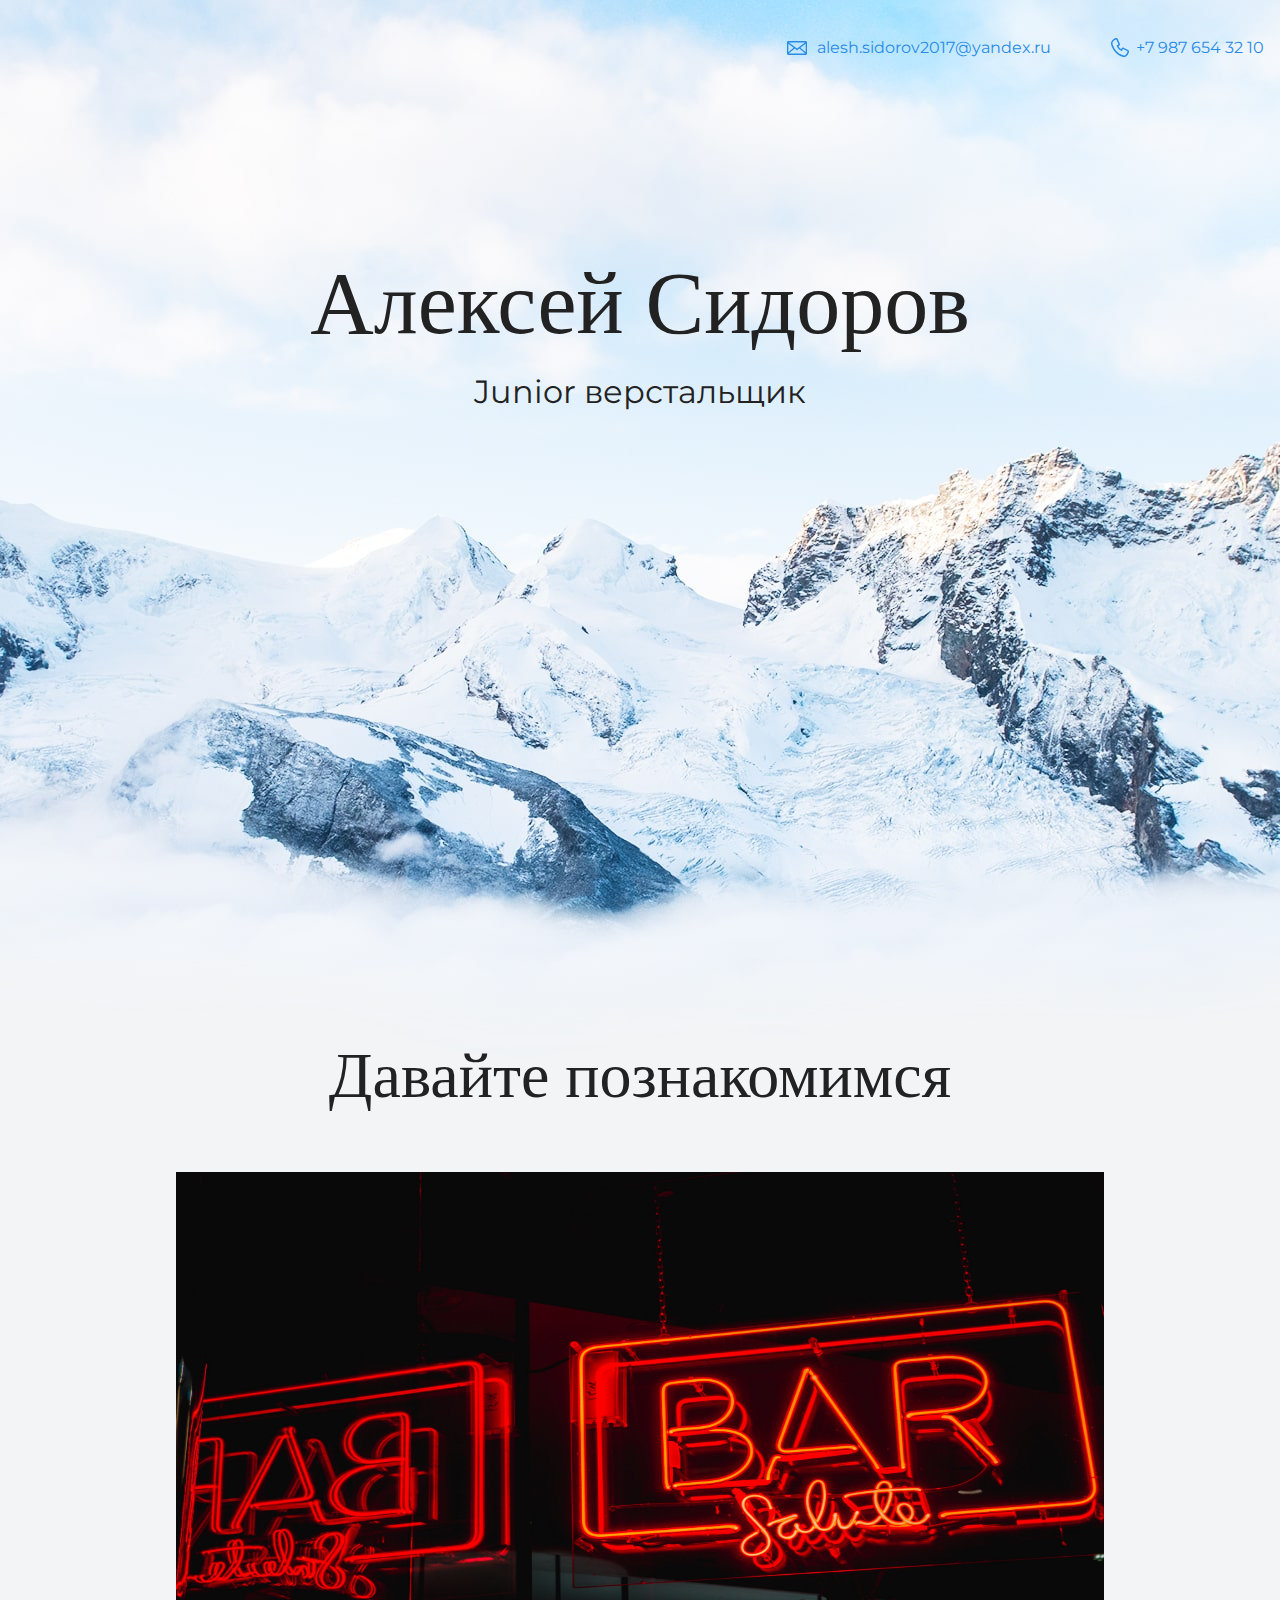
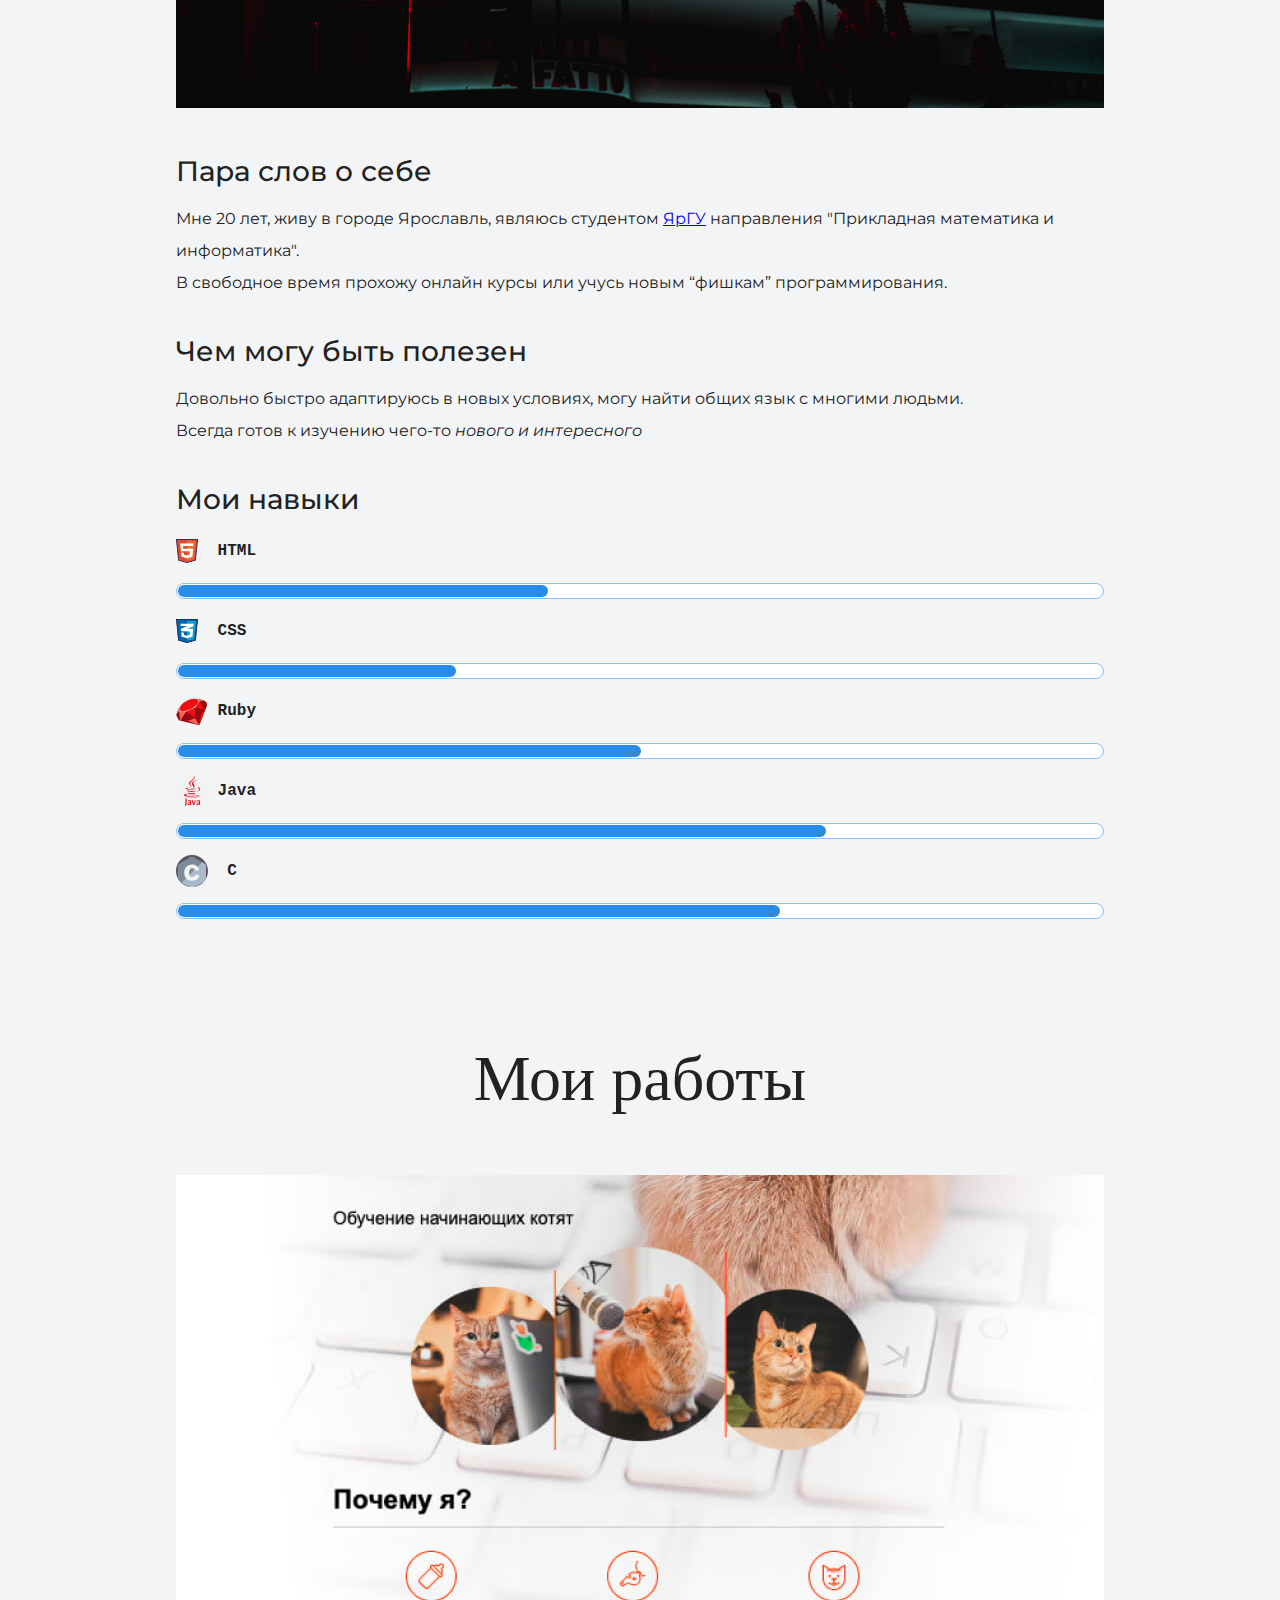
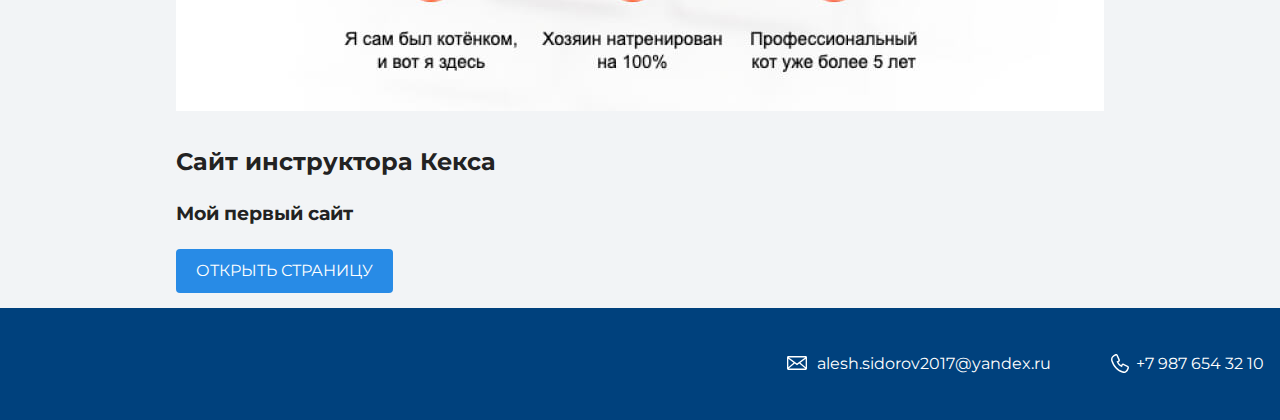
<file: index.html>
<!DOCTYPE html>
<html>
	<head>
		<meta charset="UTF-8">
		<title>Портфолио Junior верстальщика</title>
		<link href="css/style.css" rel="stylesheet">
		<link href="https://fonts.googleapis.com/css?family=Montserrat:400,500,700|Old+Standard+TT&display=swap&subset=cyrillic" rel="stylesheet">
	</head>
	
	<body>

		
		<header class="page-header">
			<div class="container">
			<a class="header-email" href="mailto:alesh.sidorov2017@yandex.ru">alesh.sidorov2017@yandex.ru</a>
			<a class="header-phone" href="tel:+79876543210">+7 987 654 32 10</a>
		    </div>
		</header>
		
		<section class="hero-image">
			<div class="container">
			<h1 class="heading">Алексей Сидоров</h1>
			<p>Junior верстальщик</p>
		    </div>
		</section>

		<section class="intro">
			<div class="container">
				<h2 class="subheading">Давайте познакомимся</h2>
				<figure class="user-image">
					<img src="data/titlePhoto.jpg" alt="Моя фотография" width="928" height="536">
				</figure>

				<div class="about-me">
					<h3 >Пара слов о себе</h3>
					<p>Мне 20 лет, живу в городе Ярославль, являюсь студентом
						 <a href="https://www.uniyar.ac.ru/">ЯрГУ</a>
						 направления "Прикладная математика и информатика".<br>
						 В свободное время прохожу онлайн курсы или учусь новым <q>фишкам</q> программирования.
					</p>
				</div>

				<div class="what-profit">
					<h3>Чем могу быть полезен</h3>
					<p>Довольно быстро адаптируюсь в новых условиях, могу найти общих язык с многими людьми.<br>
						Всегда готов к изучению чего-то <em>нового и интересного</em>
					</p>
				</div>

				<div class="skills">
					<h3>Мои навыки</h3>
					<dl class="skills-list">
						<dt class="skill-html"><pre> <b>HTML</b></pre></dt>
						<dd class="level"><div style="width: 40%;">60%</div></dd>
						<dt class="skill-css"><pre> <b>CSS</b></pre></dt>
						<dd class="level"><div style="width: 30%;">40%</div></dd>
						<dt class="skill-ruby"><pre> <b>Ruby</b></pre></dt>
						<dd class="level"><div style="width: 50%;">50%</div></dd>
						<dt class="skill-java"><pre> <b>Java</b></pre></dt>
						<dd class="level"><div style="width: 70%;">70%</div></dd>
						<dt class="skill-c"><pre>  <b>C</b></pre></dt>
						<dd class="level"><div style="width: 65%;">65%</div></dd>
					  </dl>
				</div>

			</div>
		</section>

		<section class="my-project">
			<div class="container">
				<h2 class="subheading">Мои работы</h2>
				<figure class="project-image">
					<img src="data/files/project.jpg" width="928" height="536" alt="Сайт инструктора Кекса">
					
				</figure>
				<h2>Сайт инструктора Кекса</h2>
				<h3>Мой первый сайт</h3>
				<a class="button" href="https://htmlacademy.ru/courses/297/run/13">Открыть страницу</a>
			</div>
		</section>

	</body>
	<footer class="page-footer">
		<div class="container">
		  <a class="footer-email" href="mailto:alesh.sidorov2017@yandex.ru">alesh.sidorov2017@yandex.ru</a>
		  <a class="footer-phone" href="tel:+79876543210">+7 987 654 32 10</a>
		</div>
	  </footer>

	 
</html>
</file>
<file: css/style.css>
body {
    margin: 0;
    min-width: 960px;
    font-family: "Montserrat", "Helvetica", "Arial", sans-serif;
    font-size: 16px;
    line-height: 32px;
    color: #222222;
    background-color: #f2f4f6;
    background-image: url("../data/img/hero-bg.jpg");
    background-repeat: no-repeat;
    background-position: top center;
  }
  

  .container {
    max-width: 928px;
    margin: 0 auto;
    padding: 0 16px;
  }
  
  .page-header {
    margin: 0 0 160px;
    padding: 32px 0 32px;
  }
  
  .page-header .container,
  .page-footer .container {
    max-width: 1408px;
    text-align: right;
  }
  
  .page-header a {
    margin-left: 56px;
    color: #288be6;
    text-decoration: none;
    background-repeat: no-repeat;
    background-position: left;
  }
  
  .header-email {
    padding-left: 30px;
    background-image: url("../data/img/icon-email-header.svg");
  }
  
  .header-phone {
    padding-left: 25px;
    background-image: url("../data/img/icon-phone-header.svg");
  }
  
  .hero-image {
    margin-bottom: 620px;
  }
  
  .hero-image .container {
    max-width: 1408px;
    text-align: center;
  }
  
  .heading {
    margin: 0 0 16px;
    font-family: "Old Standard TT", "Times", "Times New Roman", serif;
    font-size: 88px;
    line-height: 96px;
    font-weight: 400;
  }
  
  .hero-image p {
    margin: 0;
    font-size: 32px;
    line-height: 48px;
  }
  
  .intro {
    margin: 0 0 120px;
  }
  
  .subheading {
    margin: 0 0 56px;
    font-family: "Old Standard TT", "Times", "Times New Roman", serif;
    font-size: 64px;
    line-height: 80px;
    font-weight: 400;
    text-align: center;
  }
  
  .user-image {
    margin: 0 0 32px;
    text-align: center;
  }
  
  .intro h3,
  .portfolio h3 {
    margin: 0 0 12px;
    font-size: 28px;
    line-height: 40px;
    font-weight: 500;
  }
  
  .intro p {
    margin: 0 0 32px;
  }
  
  .skills-list {
    margin: 0;
    padding: 0;
  }
  
  .skills-list dt {
    padding-left: 32px;
    background-repeat: no-repeat;
    background-position: left;
    
  }
  
   .skill-c{
    background-image: url("../data/img/c.svg");
   }

  .skill-java{
    background-image: url("../data/img/java.svg");
   }

  .skill-ruby{
      background-image: url("../data/img/ruby.svg");
  }
  .skill-html {
    background-image: url("../data/img/icon-html.svg");
  }
  
  .skill-css {
    background-image: url("../data/img/icon-css.svg");
  }
  
  .level {
    margin: 4px 0 16px;
    padding: 0;
    height: 14px;
    font-size: 0;
    background-color: #ffffff;
    border: 1px solid #86c3fa;
    border-radius: 8px;
  }
  
  .level div {
    margin: 1px;
    height: 12px;
    background-color: #288be6;
    border-radius: 6px;
  }
  
  .portfolio {
    margin: 0 0 120px;
  }
  
  .projects {
    margin: 0;
    padding: 0;
    list-style: none;
  }
  
  .projects li {
    margin: 0 0 80px;
  }
  
  .project-image {
    margin: 0 0 24px;
    text-align: center;
  }
  
  .projects p {
    margin: 0 0 24px;
  }
  
  .button {
    padding: 6px 20px;
    margin-bottom: 15px;
    display: inline-block;
    vertical-align: baseline;
    text-decoration: none;
    text-transform: uppercase;
    border-radius: 4px;
    background-color: #288be6;
    color: #ffffff;
  }
  
  .page-footer {
    padding: 40px 0;
    background-color: #00417d;
    color: #ffffff;
  }
  
  .page-footer a {
    margin-left: 56px;
    color: inherit;
    text-decoration: none;
    background-repeat: no-repeat;
    background-position: left;
  }
  
  .footer-email {
    padding-left: 30px;
    background-image: url("../data/img/icon-email-footer.svg");
  }
  
  .footer-phone {
    padding-left: 25px;
    background-image: url("../data/img/icon-phone-footer.svg");
  }
</file>
